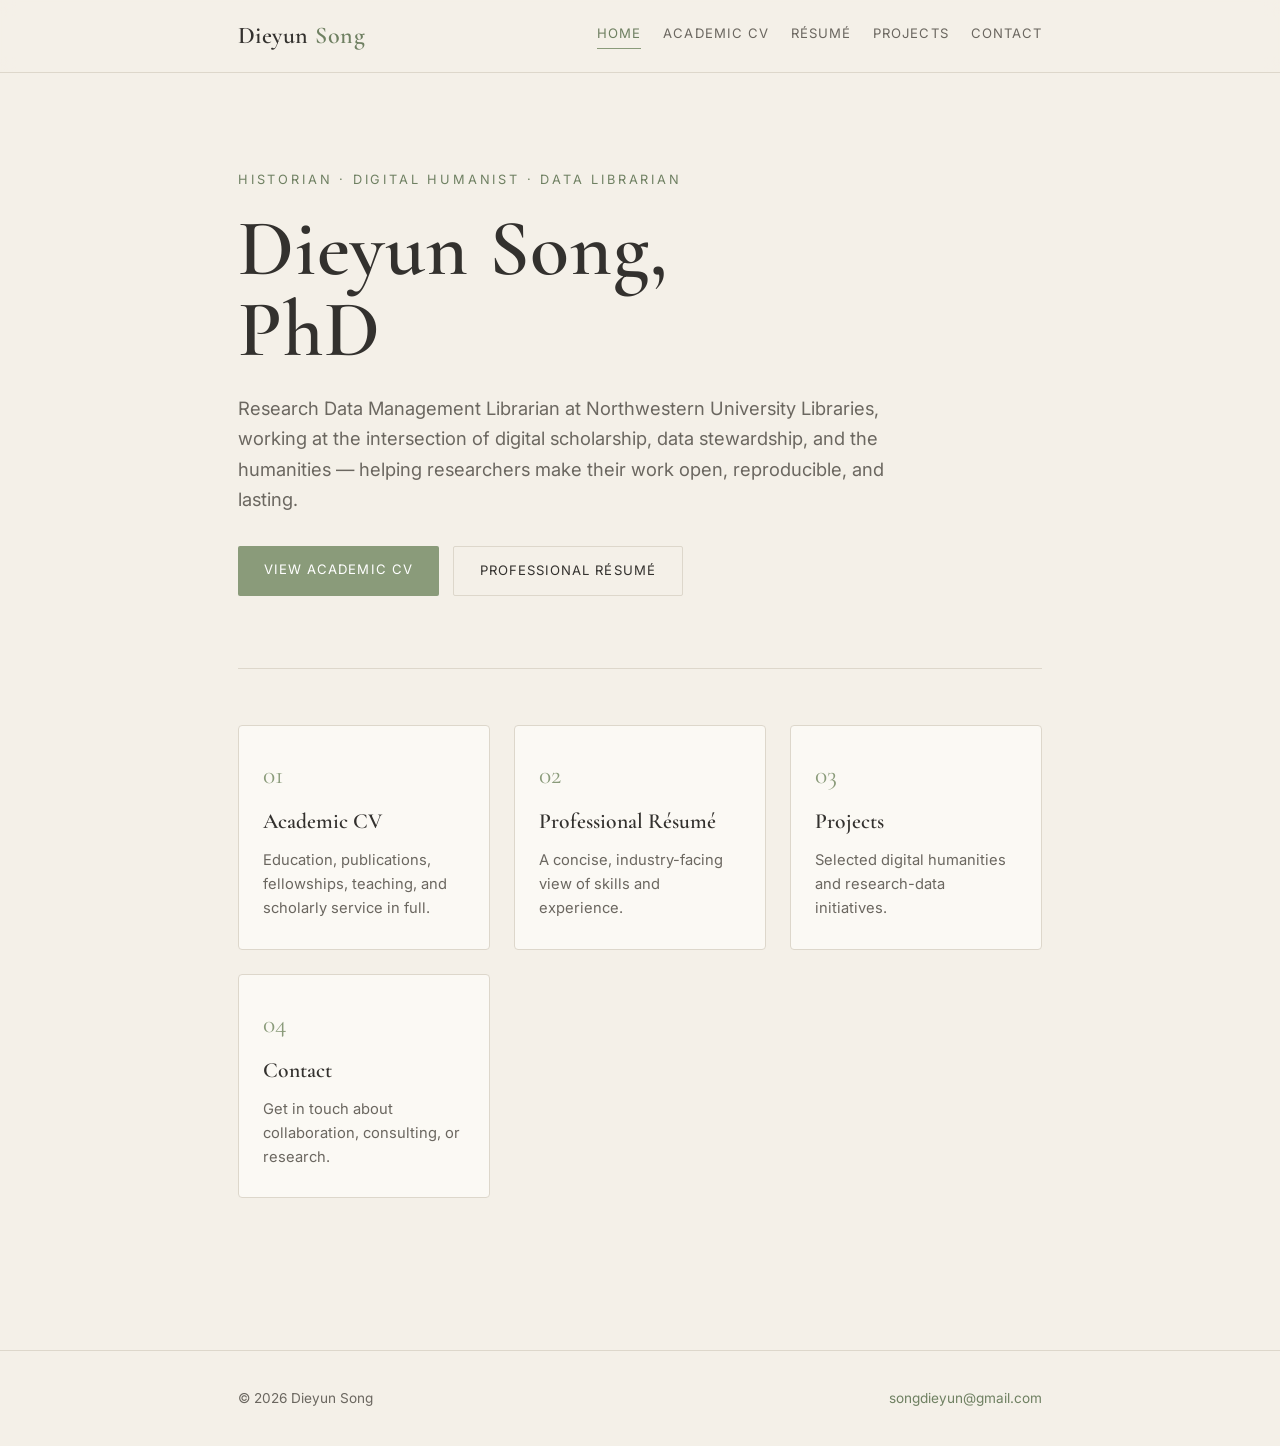
<file: index.html>
<!DOCTYPE html>
<html lang="en">
<head>
  <meta charset="UTF-8" />
  <meta name="viewport" content="width=device-width, initial-scale=1.0" />
  <title>Dieyun Song, PhD — Digital Portfolio</title>
  <meta name="description" content="Digital portfolio of Dieyun Song, PhD — Research Data Management Librarian, digital humanist, and historian." />
  <link rel="preconnect" href="https://fonts.googleapis.com" />
  <link rel="preconnect" href="https://fonts.gstatic.com" crossorigin />
  <link href="https://fonts.googleapis.com/css2?family=Cormorant+Garamond:wght@500;600&family=Inter:wght@400;500;600&display=swap" rel="stylesheet" />
  <link rel="stylesheet" href="css/style.css" />
</head>
<body>
  <header class="nav">
    <div class="nav-inner">
      <a class="brand" href="index.html">Dieyun <span>Song</span></a>
      <nav class="nav-links">
        <a href="index.html" class="active">Home</a>
        <a href="cv.html">Academic CV</a>
        <a href="resume.html">Résumé</a>
        <a href="projects.html">Projects</a>
        <a href="contact.html">Contact</a>
      </nav>
    </div>
  </header>

  <main>
    <div class="wrap">
      <section class="hero">
        <p class="eyebrow">Historian · Digital Humanist · Data Librarian</p>
        <h1>Dieyun Song,<br />PhD</h1>
        <p class="lead">Research Data Management Librarian at Northwestern University Libraries, working at the intersection of digital scholarship, data stewardship, and the humanities — helping researchers make their work open, reproducible, and lasting.</p>
        <div class="btn-row">
          <a class="btn btn-primary" href="cv.html">View Academic CV</a>
          <a class="btn btn-ghost" href="resume.html">Professional Résumé</a>
        </div>
      </section>

      <section class="cards">
        <a class="card" href="cv.html">
          <span class="num">01</span>
          <h3>Academic CV</h3>
          <p>Education, publications, fellowships, teaching, and scholarly service in full.</p>
        </a>
        <a class="card" href="resume.html">
          <span class="num">02</span>
          <h3>Professional Résumé</h3>
          <p>A concise, industry-facing view of skills and experience.</p>
        </a>
        <a class="card" href="projects.html">
          <span class="num">03</span>
          <h3>Projects</h3>
          <p>Selected digital humanities and research-data initiatives.</p>
        </a>
        <a class="card" href="contact.html">
          <span class="num">04</span>
          <h3>Contact</h3>
          <p>Get in touch about collaboration, consulting, or research.</p>
        </a>
      </section>
    </div>
  </main>

  <footer class="footer">
    <div class="footer-inner">
      <span>© 2026 Dieyun Song</span>
      <span><a href="mailto:songdieyun@gmail.com">songdieyun@gmail.com</a></span>
    </div>
  </footer>
</body>
</html>
</file>
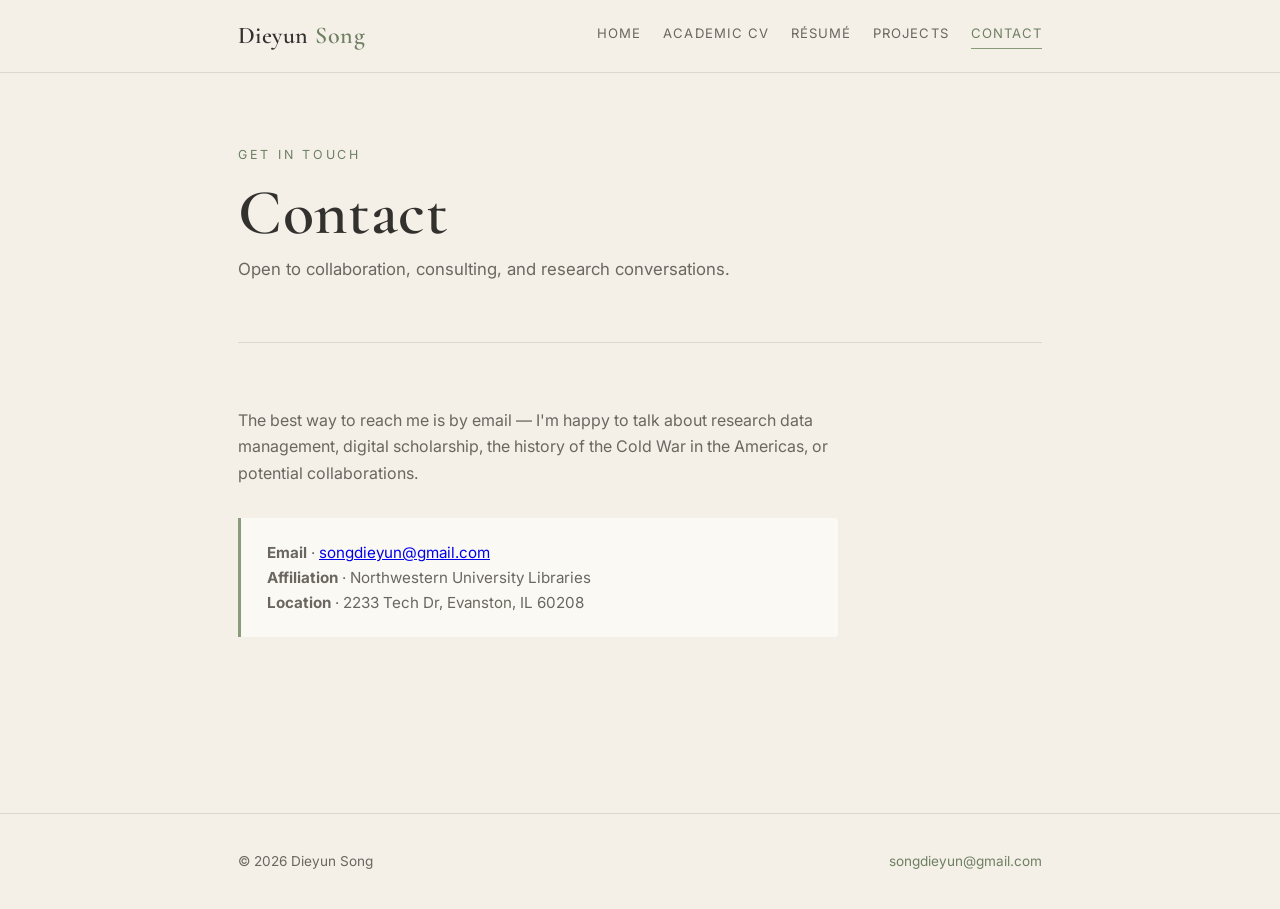
<file: contact.html>
<!DOCTYPE html>
<html lang="en">
<head>
  <meta charset="UTF-8" />
  <meta name="viewport" content="width=device-width, initial-scale=1.0" />
  <title>Contact — Dieyun Song, PhD</title>
  <meta name="description" content="Contact Dieyun Song, PhD." />
  <link rel="preconnect" href="https://fonts.googleapis.com" />
  <link rel="preconnect" href="https://fonts.gstatic.com" crossorigin />
  <link href="https://fonts.googleapis.com/css2?family=Cormorant+Garamond:wght@500;600&family=Inter:wght@400;500;600&display=swap" rel="stylesheet" />
  <link rel="stylesheet" href="css/style.css" />
</head>
<body>
  <header class="nav">
    <div class="nav-inner">
      <a class="brand" href="index.html">Dieyun <span>Song</span></a>
      <nav class="nav-links">
        <a href="index.html">Home</a>
        <a href="cv.html">Academic CV</a>
        <a href="resume.html">Résumé</a>
        <a href="projects.html">Projects</a>
        <a href="contact.html" class="active">Contact</a>
      </nav>
    </div>
  </header>

  <div class="wrap">
    <section class="page-head">
      <p class="eyebrow">Get in Touch</p>
      <h1>Contact</h1>
      <p class="role">Open to collaboration, consulting, and research conversations.</p>
    </section>

    <main>
      <div class="prose">
        <p>The best way to reach me is by email — I'm happy to talk about research data management, digital scholarship, the history of the Cold War in the Americas, or potential collaborations.</p>
        <div class="callout">
          <p>
            <strong>Email</strong> · <a href="mailto:songdieyun@gmail.com">songdieyun@gmail.com</a><br />
            <strong>Affiliation</strong> · Northwestern University Libraries<br />
            <strong>Location</strong> · 2233 Tech Dr, Evanston, IL 60208
          </p>
        </div>
      </div>
    </main>
  </div>

  <footer class="footer">
    <div class="footer-inner">
      <span>© 2026 Dieyun Song</span>
      <span><a href="mailto:songdieyun@gmail.com">songdieyun@gmail.com</a></span>
    </div>
  </footer>
</body>
</html>
</file>
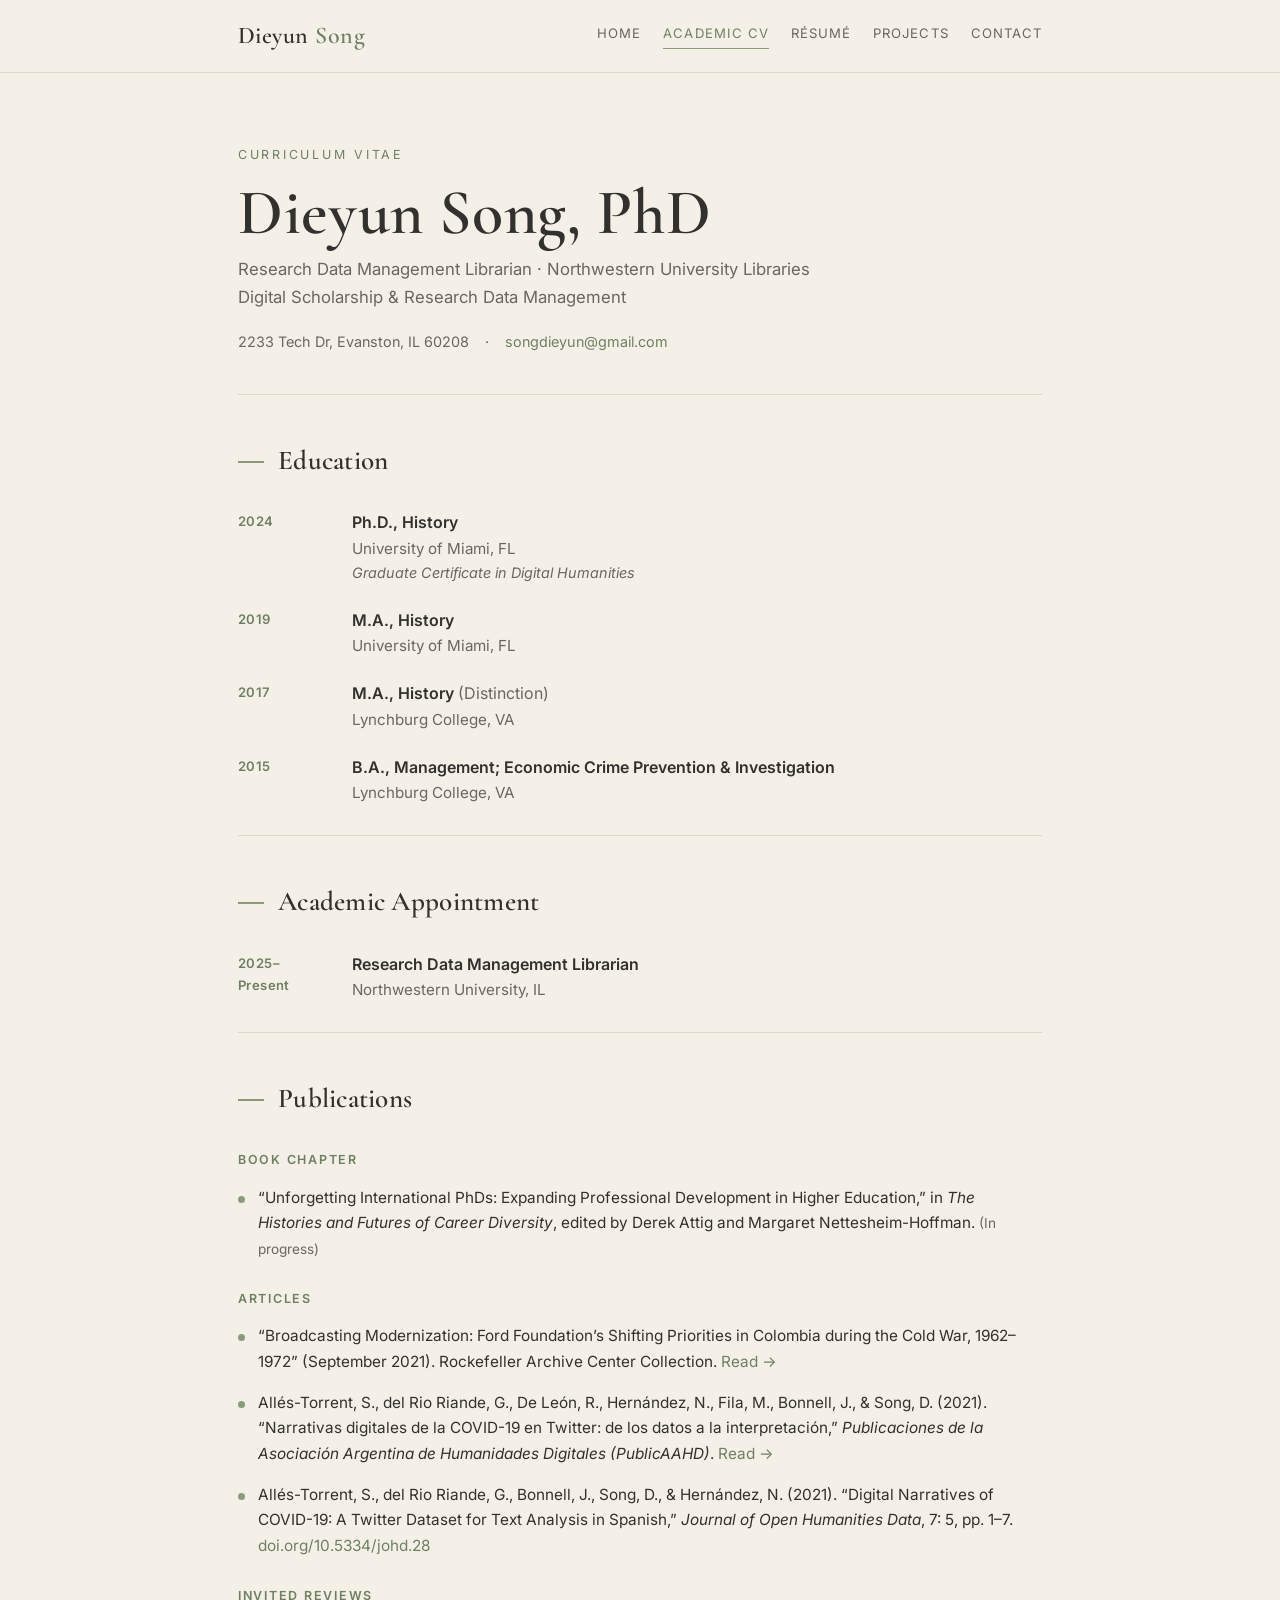
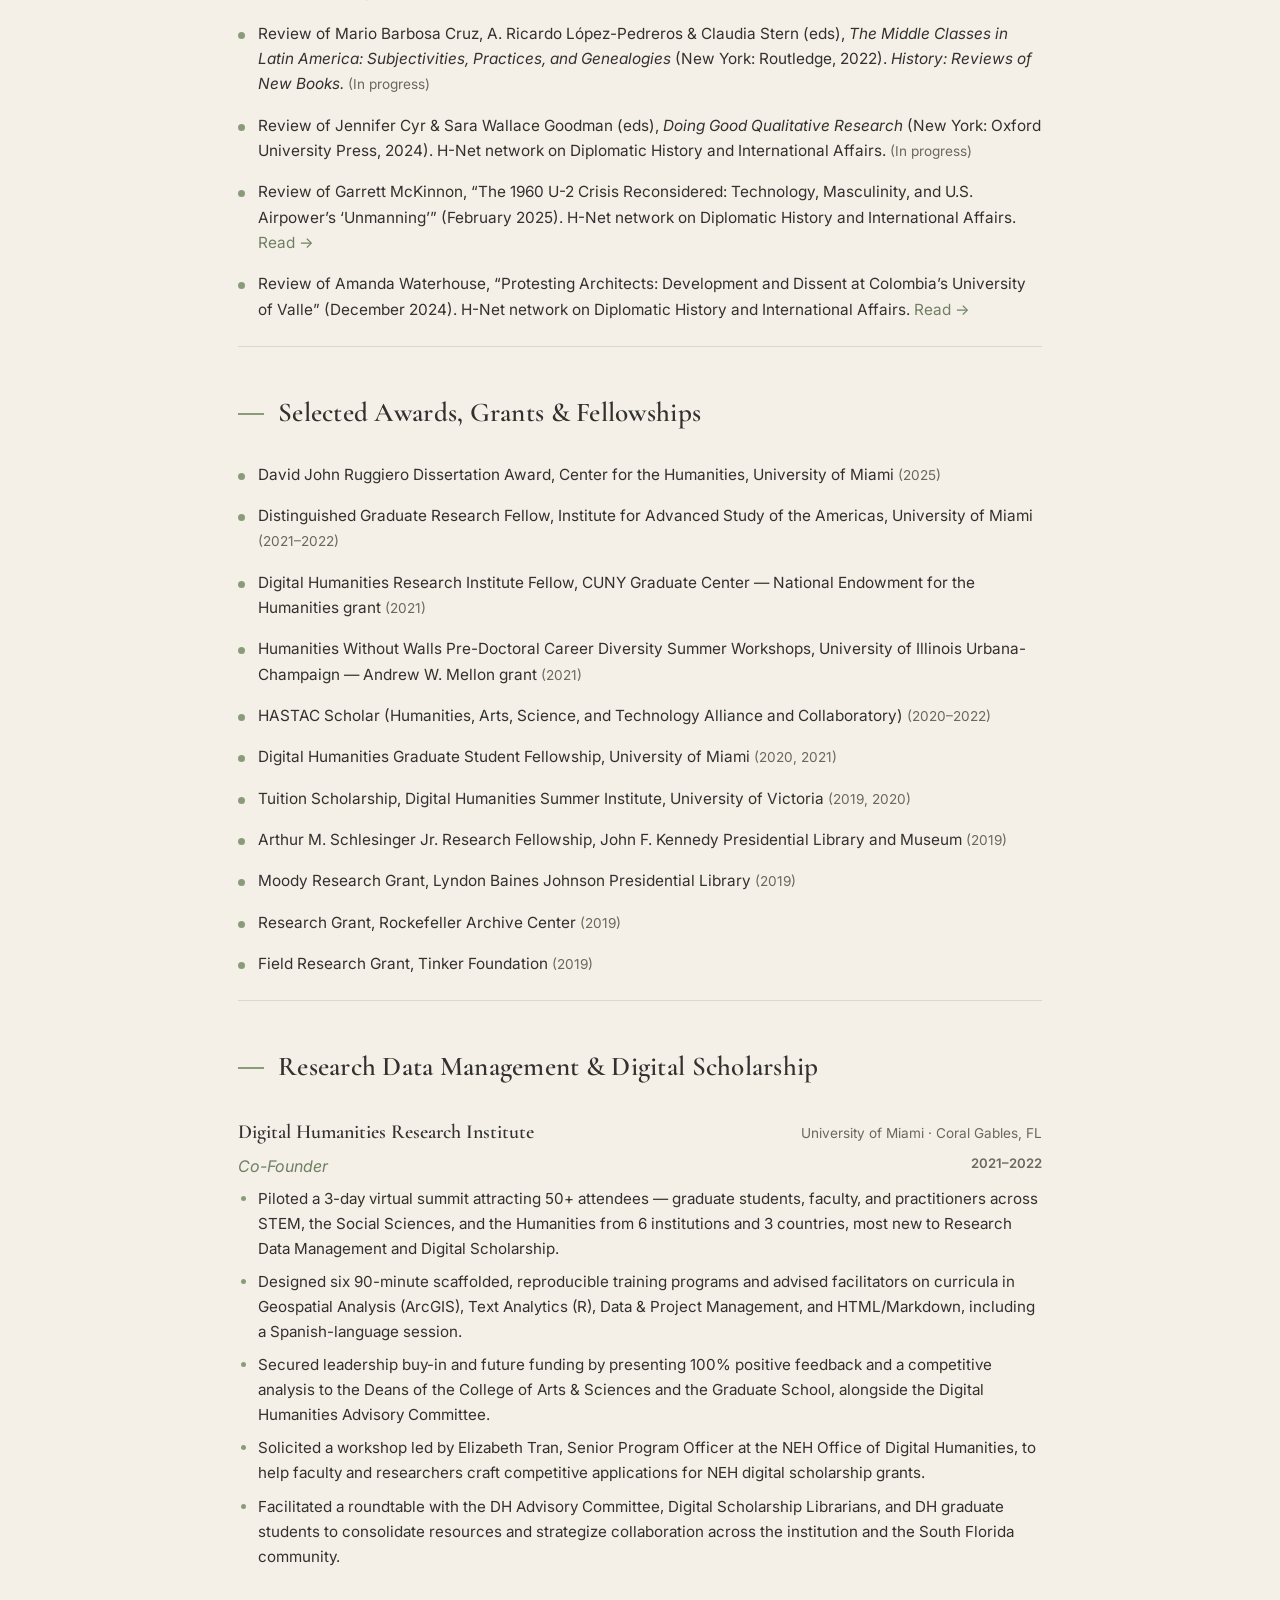
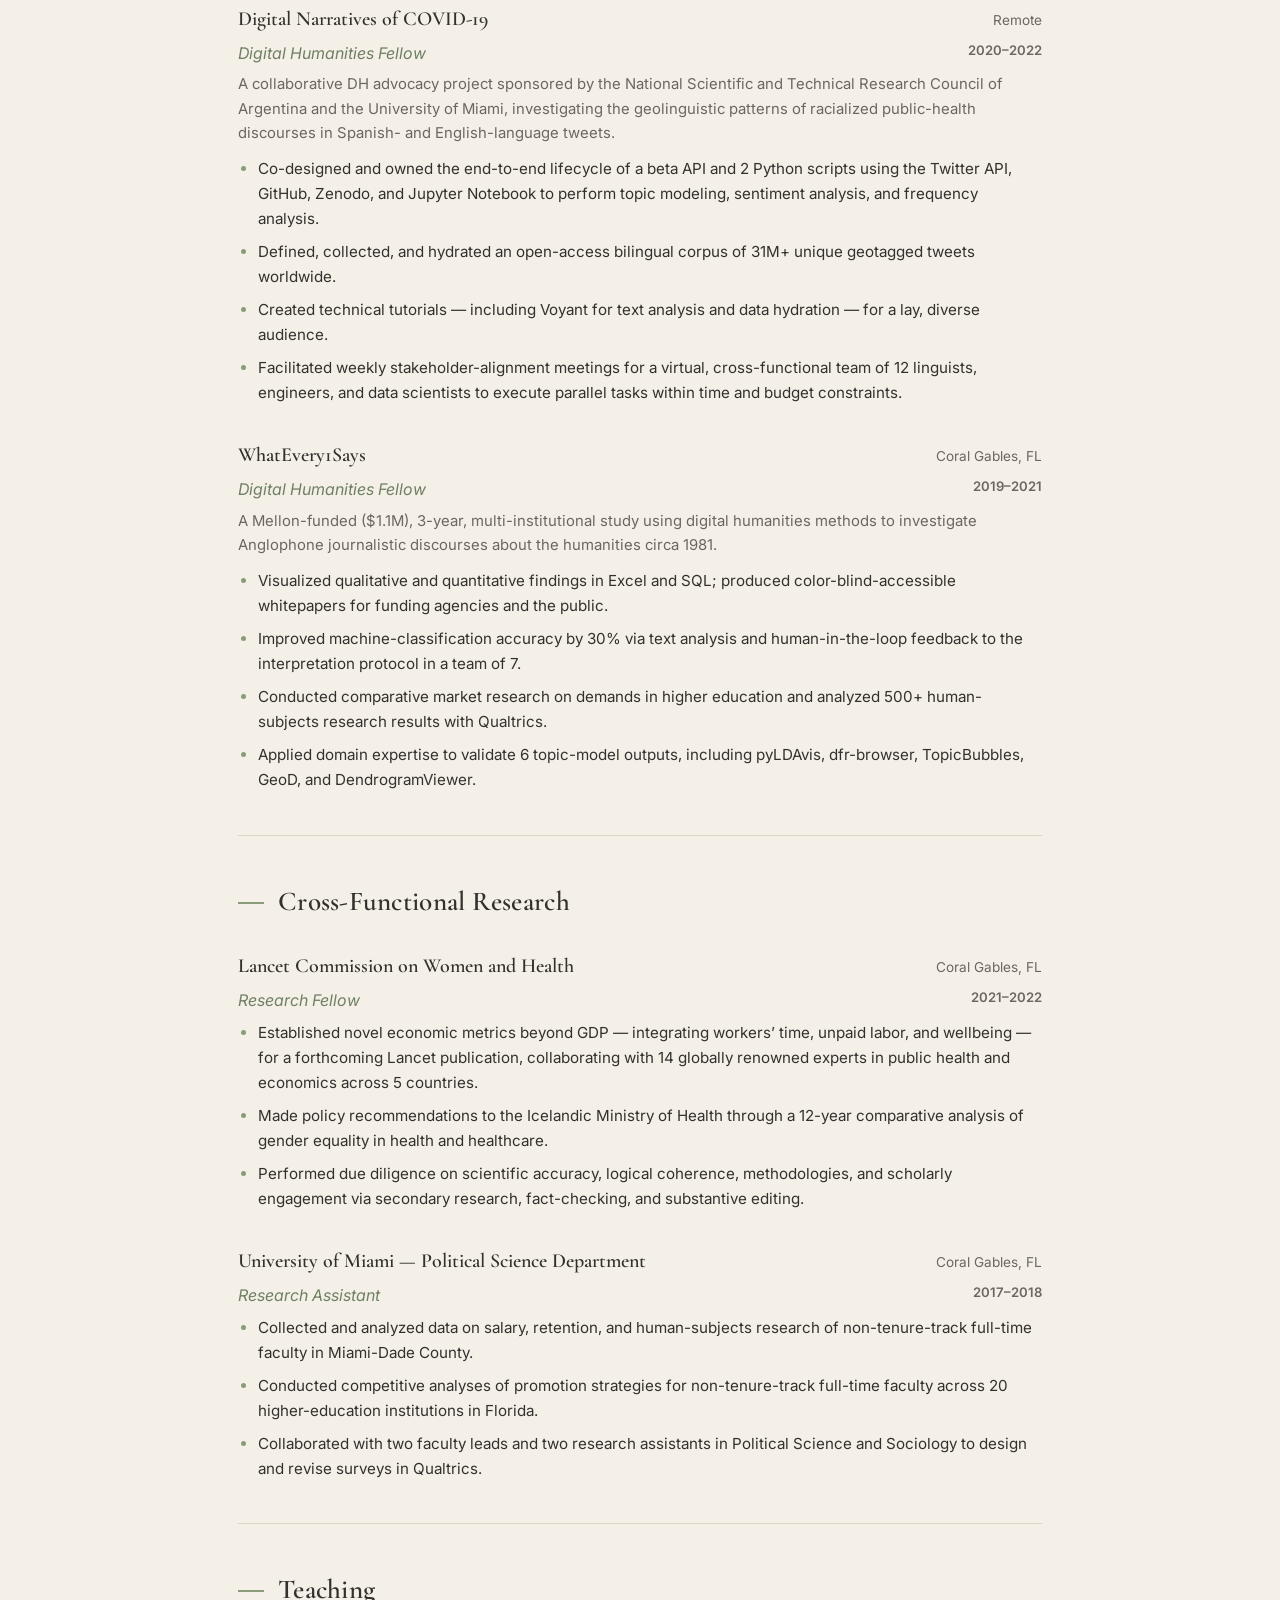
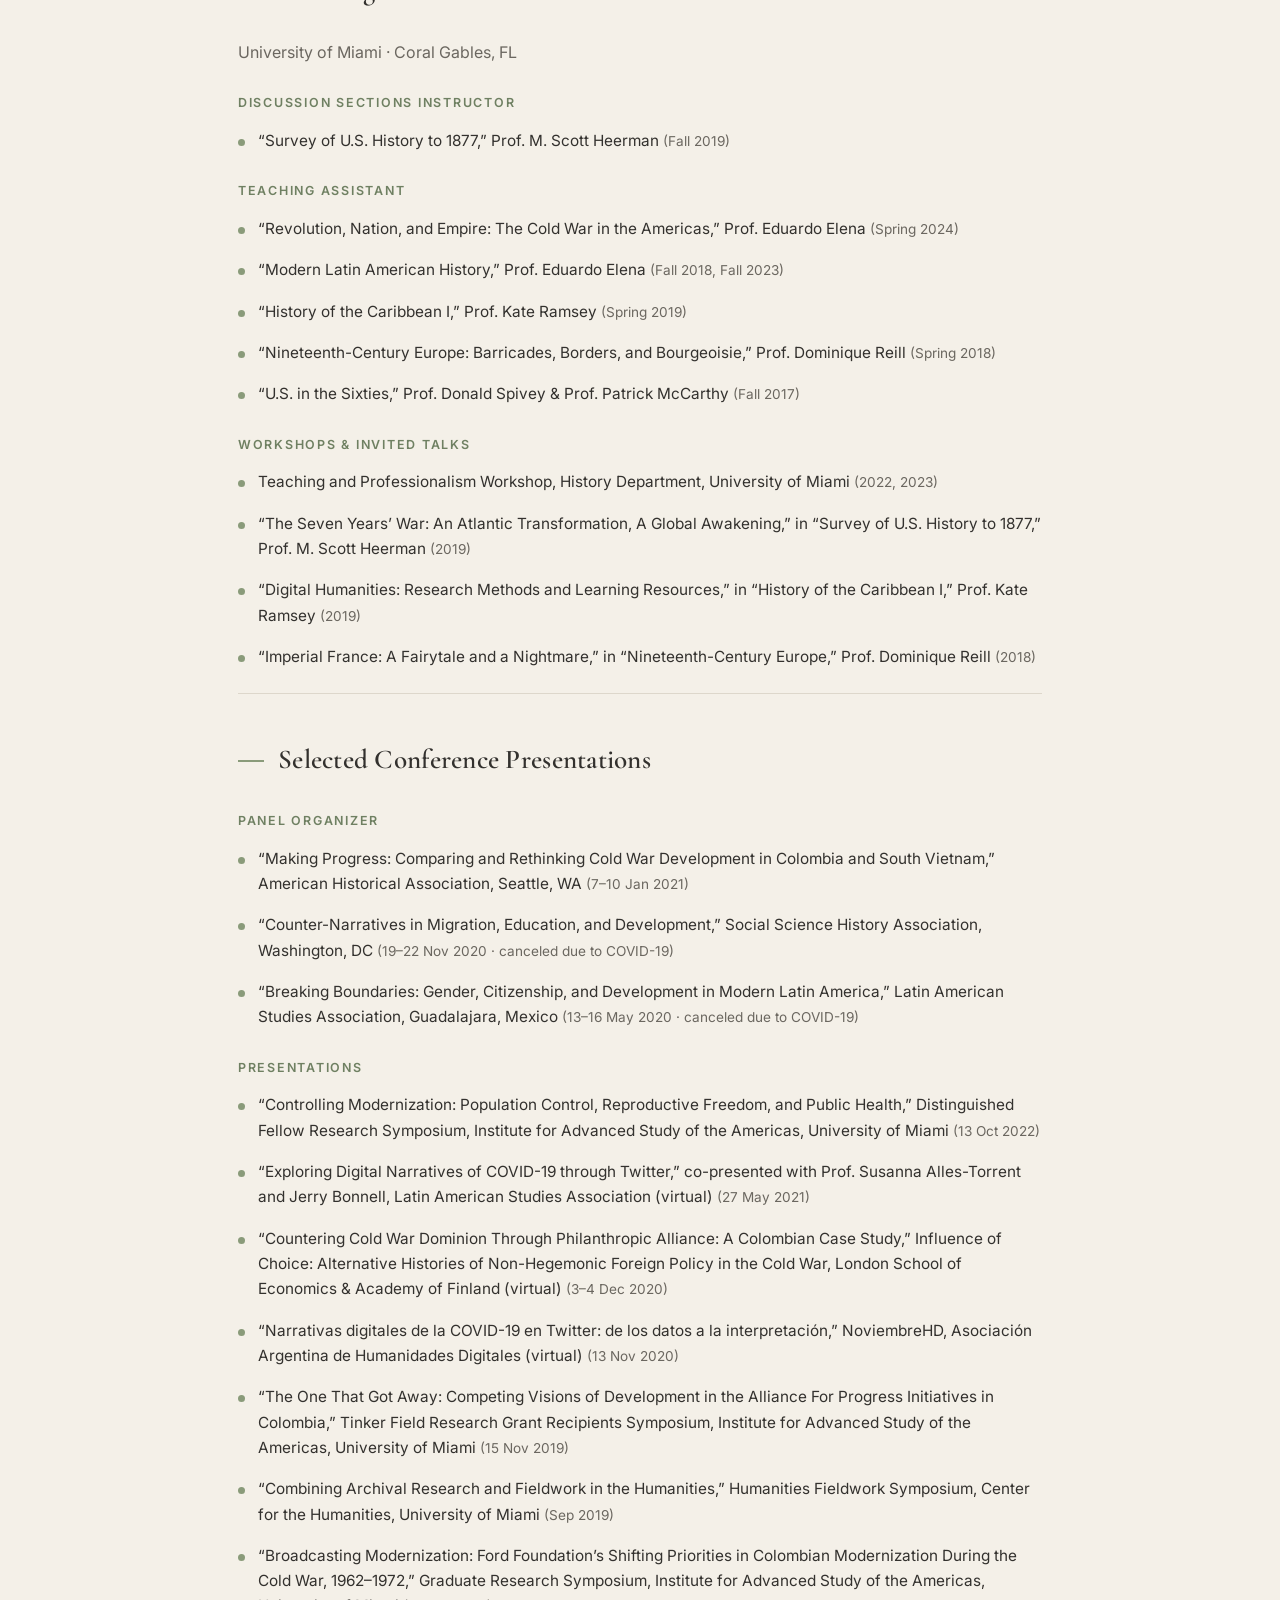
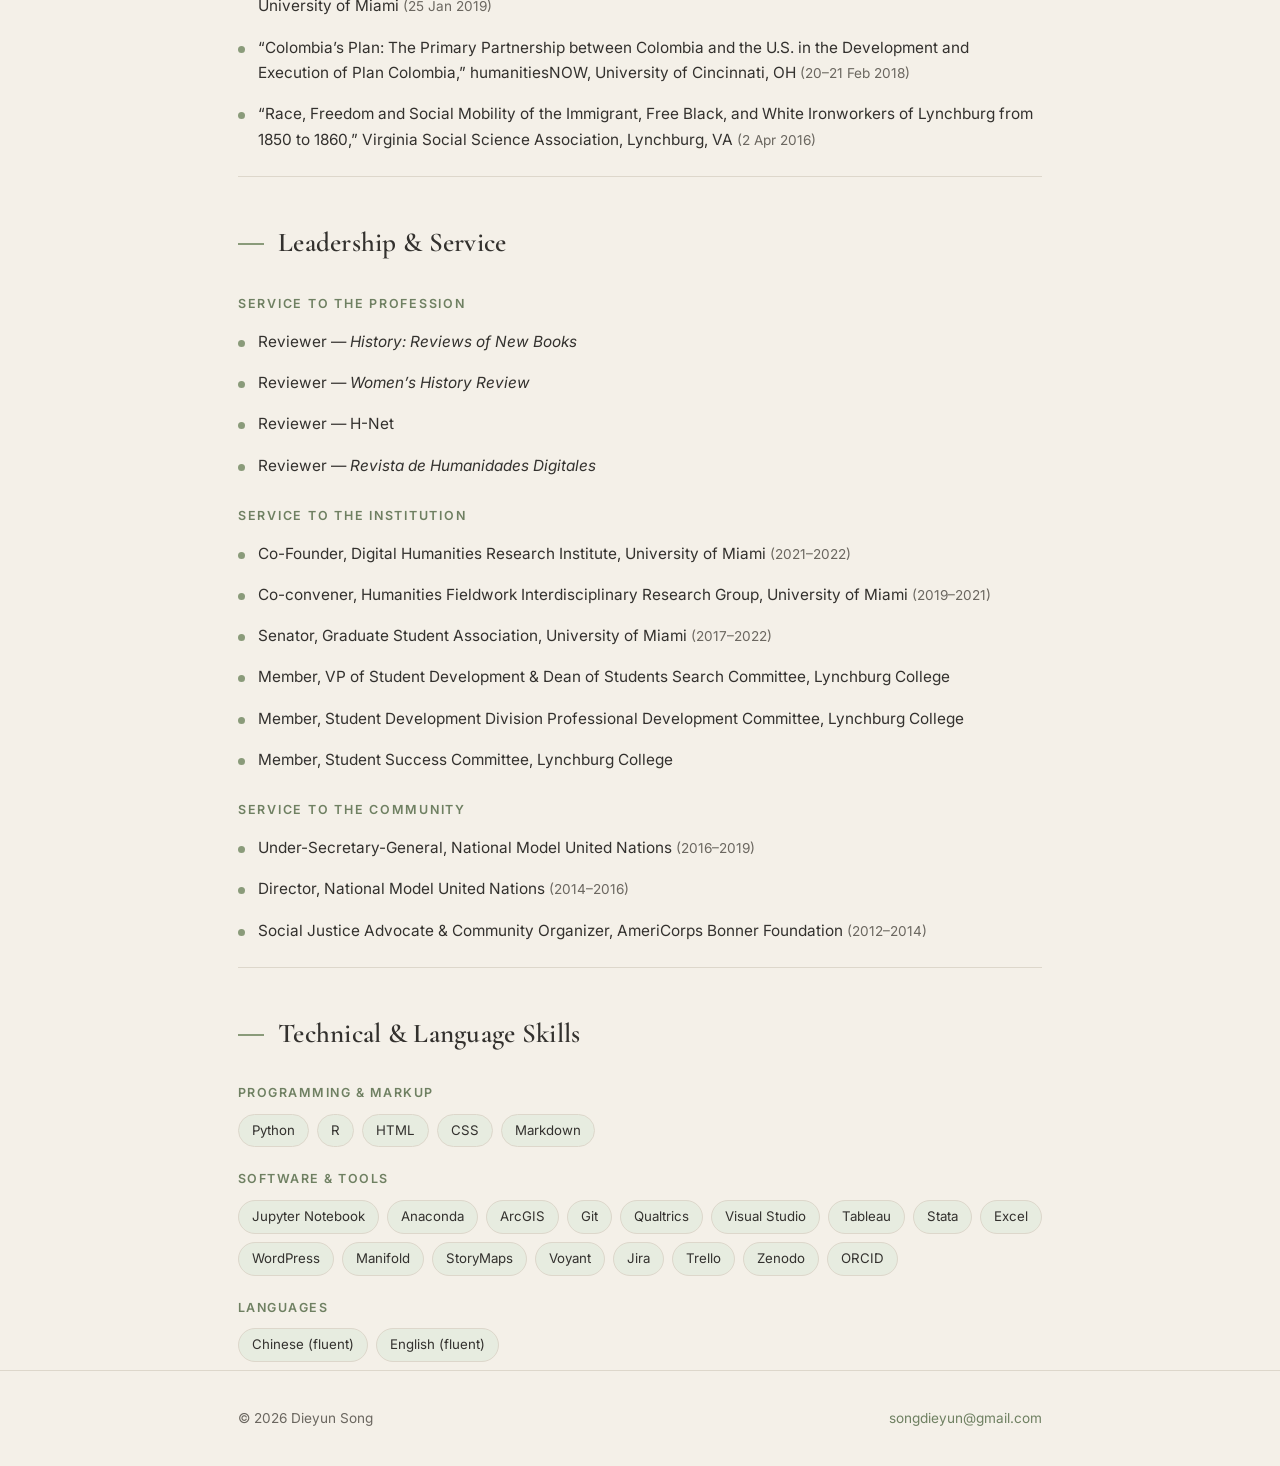
<file: cv.html>
<!DOCTYPE html>
<html lang="en">
<head>
  <meta charset="UTF-8" />
  <meta name="viewport" content="width=device-width, initial-scale=1.0" />
  <title>Academic CV — Dieyun Song, PhD</title>
  <meta name="description" content="Academic curriculum vitae of Dieyun Song, PhD — Research Data Management Librarian, Northwestern University." />
  <link rel="preconnect" href="https://fonts.googleapis.com" />
  <link rel="preconnect" href="https://fonts.gstatic.com" crossorigin />
  <link href="https://fonts.googleapis.com/css2?family=Cormorant+Garamond:wght@500;600&family=Inter:wght@400;500;600&display=swap" rel="stylesheet" />
  <link rel="stylesheet" href="css/style.css" />
</head>
<body>
  <header class="nav">
    <div class="nav-inner">
      <a class="brand" href="index.html">Dieyun <span>Song</span></a>
      <nav class="nav-links">
        <a href="index.html">Home</a>
        <a href="cv.html" class="active">Academic CV</a>
        <a href="resume.html">Résumé</a>
        <a href="projects.html">Projects</a>
        <a href="contact.html">Contact</a>
      </nav>
    </div>
  </header>

  <div class="wrap">
    <section class="page-head">
      <p class="eyebrow">Curriculum Vitae</p>
      <h1>Dieyun Song, PhD</h1>
      <p class="role">Research Data Management Librarian · Northwestern University Libraries<br />Digital Scholarship &amp; Research Data Management</p>
      <div class="contact-line">
        <span>2233 Tech Dr, Evanston, IL 60208</span>
        <span>·</span>
        <a href="mailto:songdieyun@gmail.com">songdieyun@gmail.com</a>
      </div>
    </section>
  </div>

  <main class="wrap">

    <!-- EDUCATION -->
    <section class="section" id="education">
      <h2>Education</h2>
      <div class="entry">
        <div class="when">2024</div>
        <div class="what">
          <div class="title">Ph.D., History</div>
          <div class="meta">University of Miami, FL</div>
          <div class="sub">Graduate Certificate in Digital Humanities</div>
        </div>
      </div>
      <div class="entry">
        <div class="when">2019</div>
        <div class="what">
          <div class="title">M.A., History</div>
          <div class="meta">University of Miami, FL</div>
        </div>
      </div>
      <div class="entry">
        <div class="when">2017</div>
        <div class="what">
          <div class="title">M.A., History <span style="font-weight:400;color:var(--ink-soft)">(Distinction)</span></div>
          <div class="meta">Lynchburg College, VA</div>
        </div>
      </div>
      <div class="entry">
        <div class="when">2015</div>
        <div class="what">
          <div class="title">B.A., Management; Economic Crime Prevention &amp; Investigation</div>
          <div class="meta">Lynchburg College, VA</div>
        </div>
      </div>
    </section>

    <!-- APPOINTMENT -->
    <section class="section" id="appointment">
      <h2>Academic Appointment</h2>
      <div class="entry">
        <div class="when">2025–Present</div>
        <div class="what">
          <div class="title">Research Data Management Librarian</div>
          <div class="meta">Northwestern University, IL</div>
        </div>
      </div>
    </section>

    <!-- PUBLICATIONS -->
    <section class="section" id="publications">
      <h2>Publications</h2>

      <h3>Book Chapter</h3>
      <ul class="reflist">
        <li>“Unforgetting International PhDs: Expanding Professional Development in Higher Education,” in <em>The Histories and Futures of Career Diversity</em>, edited by Derek Attig and Margaret Nettesheim-Hoffman. <span class="note">(In progress)</span></li>
      </ul>

      <h3>Articles</h3>
      <ul class="reflist">
        <li>“Broadcasting Modernization: Ford Foundation’s Shifting Priorities in Colombia during the Cold War, 1962–1972” (September 2021). Rockefeller Archive Center Collection. <a href="https://rockarch.issuelab.org/resource/broadcasting-modernization-ford-foundation-s-shifting-priorities-in-colombia-during-the-cold-war-1962-1972.html" target="_blank" rel="noopener">Read →</a></li>
        <li>Allés-Torrent, S., del Rio Riande, G., De León, R., Hernández, N., Fila, M., Bonnell, J., &amp; Song, D. (2021). “Narrativas digitales de la COVID-19 en Twitter: de los datos a la interpretación,” <em>Publicaciones de la Asociación Argentina de Humanidades Digitales (PublicAAHD)</em>. <a href="https://www.aacademica.org/noviembrehd/5" target="_blank" rel="noopener">Read →</a></li>
        <li>Allés-Torrent, S., del Rio Riande, G., Bonnell, J., Song, D., &amp; Hernández, N. (2021). “Digital Narratives of COVID-19: A Twitter Dataset for Text Analysis in Spanish,” <em>Journal of Open Humanities Data</em>, 7: 5, pp. 1–7. <a href="https://doi.org/10.5334/johd.28" target="_blank" rel="noopener">doi.org/10.5334/johd.28</a></li>
      </ul>

      <h3>Invited Reviews</h3>
      <ul class="reflist">
        <li>Review of Mario Barbosa Cruz, A. Ricardo López-Pedreros &amp; Claudia Stern (eds), <em>The Middle Classes in Latin America: Subjectivities, Practices, and Genealogies</em> (New York: Routledge, 2022). <em>History: Reviews of New Books.</em> <span class="note">(In progress)</span></li>
        <li>Review of Jennifer Cyr &amp; Sara Wallace Goodman (eds), <em>Doing Good Qualitative Research</em> (New York: Oxford University Press, 2024). H-Net network on Diplomatic History and International Affairs. <span class="note">(In progress)</span></li>
        <li>Review of Garrett McKinnon, “The 1960 U-2 Crisis Reconsidered: Technology, Masculinity, and U.S. Airpower’s ‘Unmanning’” (February 2025). H-Net network on Diplomatic History and International Affairs. <a href="https://networks.h-net.org/group/discussions/20058746/h-diplo-article-review-1232-song-ond-mckinnon-1960-u-2-crisis" target="_blank" rel="noopener">Read →</a></li>
        <li>Review of Amanda Waterhouse, “Protesting Architects: Development and Dissent at Colombia’s University of Valle” (December 2024). H-Net network on Diplomatic History and International Affairs. <a href="https://issforum.org/reviews/PDF/AR1229.pdf" target="_blank" rel="noopener">Read →</a></li>
      </ul>
    </section>

    <!-- AWARDS -->
    <section class="section" id="awards">
      <h2>Selected Awards, Grants &amp; Fellowships</h2>
      <ul class="reflist">
        <li>David John Ruggiero Dissertation Award, Center for the Humanities, University of Miami <span class="note">(2025)</span></li>
        <li>Distinguished Graduate Research Fellow, Institute for Advanced Study of the Americas, University of Miami <span class="note">(2021–2022)</span></li>
        <li>Digital Humanities Research Institute Fellow, CUNY Graduate Center — National Endowment for the Humanities grant <span class="note">(2021)</span></li>
        <li>Humanities Without Walls Pre-Doctoral Career Diversity Summer Workshops, University of Illinois Urbana-Champaign — Andrew W. Mellon grant <span class="note">(2021)</span></li>
        <li>HASTAC Scholar (Humanities, Arts, Science, and Technology Alliance and Collaboratory) <span class="note">(2020–2022)</span></li>
        <li>Digital Humanities Graduate Student Fellowship, University of Miami <span class="note">(2020, 2021)</span></li>
        <li>Tuition Scholarship, Digital Humanities Summer Institute, University of Victoria <span class="note">(2019, 2020)</span></li>
        <li>Arthur M. Schlesinger Jr. Research Fellowship, John F. Kennedy Presidential Library and Museum <span class="note">(2019)</span></li>
        <li>Moody Research Grant, Lyndon Baines Johnson Presidential Library <span class="note">(2019)</span></li>
        <li>Research Grant, Rockefeller Archive Center <span class="note">(2019)</span></li>
        <li>Field Research Grant, Tinker Foundation <span class="note">(2019)</span></li>
      </ul>
    </section>

    <!-- RDM & DIGITAL SCHOLARSHIP EXPERIENCE -->
    <section class="section" id="rdm">
      <h2>Research Data Management &amp; Digital Scholarship</h2>

      <div class="exp">
        <div class="exp-head">
          <span class="org">Digital Humanities Research Institute</span>
          <span class="place">University of Miami · Coral Gables, FL</span>
        </div>
        <div class="exp-role">
          <span class="role">Co-Founder</span>
          <span class="when">2021–2022</span>
        </div>
        <ul>
          <li>Piloted a 3-day virtual summit attracting 50+ attendees — graduate students, faculty, and practitioners across STEM, the Social Sciences, and the Humanities from 6 institutions and 3 countries, most new to Research Data Management and Digital Scholarship.</li>
          <li>Designed six 90-minute scaffolded, reproducible training programs and advised facilitators on curricula in Geospatial Analysis (ArcGIS), Text Analytics (R), Data &amp; Project Management, and HTML/Markdown, including a Spanish-language session.</li>
          <li>Secured leadership buy-in and future funding by presenting 100% positive feedback and a competitive analysis to the Deans of the College of Arts &amp; Sciences and the Graduate School, alongside the Digital Humanities Advisory Committee.</li>
          <li>Solicited a workshop led by Elizabeth Tran, Senior Program Officer at the NEH Office of Digital Humanities, to help faculty and researchers craft competitive applications for NEH digital scholarship grants.</li>
          <li>Facilitated a roundtable with the DH Advisory Committee, Digital Scholarship Librarians, and DH graduate students to consolidate resources and strategize collaboration across the institution and the South Florida community.</li>
        </ul>
      </div>

      <div class="exp">
        <div class="exp-head">
          <span class="org">Digital Narratives of COVID-19</span>
          <span class="place">Remote</span>
        </div>
        <div class="exp-role">
          <span class="role">Digital Humanities Fellow</span>
          <span class="when">2020–2022</span>
        </div>
        <p class="blurb">A collaborative DH advocacy project sponsored by the National Scientific and Technical Research Council of Argentina and the University of Miami, investigating the geolinguistic patterns of racialized public-health discourses in Spanish- and English-language tweets.</p>
        <ul>
          <li>Co-designed and owned the end-to-end lifecycle of a beta API and 2 Python scripts using the Twitter API, GitHub, Zenodo, and Jupyter Notebook to perform topic modeling, sentiment analysis, and frequency analysis.</li>
          <li>Defined, collected, and hydrated an open-access bilingual corpus of 31M+ unique geotagged tweets worldwide.</li>
          <li>Created technical tutorials — including Voyant for text analysis and data hydration — for a lay, diverse audience.</li>
          <li>Facilitated weekly stakeholder-alignment meetings for a virtual, cross-functional team of 12 linguists, engineers, and data scientists to execute parallel tasks within time and budget constraints.</li>
        </ul>
      </div>

      <div class="exp">
        <div class="exp-head">
          <span class="org">WhatEvery1Says</span>
          <span class="place">Coral Gables, FL</span>
        </div>
        <div class="exp-role">
          <span class="role">Digital Humanities Fellow</span>
          <span class="when">2019–2021</span>
        </div>
        <p class="blurb">A Mellon-funded ($1.1M), 3-year, multi-institutional study using digital humanities methods to investigate Anglophone journalistic discourses about the humanities circa 1981.</p>
        <ul>
          <li>Visualized qualitative and quantitative findings in Excel and SQL; produced color-blind-accessible whitepapers for funding agencies and the public.</li>
          <li>Improved machine-classification accuracy by 30% via text analysis and human-in-the-loop feedback to the interpretation protocol in a team of 7.</li>
          <li>Conducted comparative market research on demands in higher education and analyzed 500+ human-subjects research results with Qualtrics.</li>
          <li>Applied domain expertise to validate 6 topic-model outputs, including pyLDAvis, dfr-browser, TopicBubbles, GeoD, and DendrogramViewer.</li>
        </ul>
      </div>
    </section>

    <!-- CROSS-FUNCTIONAL RESEARCH -->
    <section class="section" id="research">
      <h2>Cross-Functional Research</h2>

      <div class="exp">
        <div class="exp-head">
          <span class="org">Lancet Commission on Women and Health</span>
          <span class="place">Coral Gables, FL</span>
        </div>
        <div class="exp-role">
          <span class="role">Research Fellow</span>
          <span class="when">2021–2022</span>
        </div>
        <ul>
          <li>Established novel economic metrics beyond GDP — integrating workers’ time, unpaid labor, and wellbeing — for a forthcoming Lancet publication, collaborating with 14 globally renowned experts in public health and economics across 5 countries.</li>
          <li>Made policy recommendations to the Icelandic Ministry of Health through a 12-year comparative analysis of gender equality in health and healthcare.</li>
          <li>Performed due diligence on scientific accuracy, logical coherence, methodologies, and scholarly engagement via secondary research, fact-checking, and substantive editing.</li>
        </ul>
      </div>

      <div class="exp">
        <div class="exp-head">
          <span class="org">University of Miami — Political Science Department</span>
          <span class="place">Coral Gables, FL</span>
        </div>
        <div class="exp-role">
          <span class="role">Research Assistant</span>
          <span class="when">2017–2018</span>
        </div>
        <ul>
          <li>Collected and analyzed data on salary, retention, and human-subjects research of non-tenure-track full-time faculty in Miami-Dade County.</li>
          <li>Conducted competitive analyses of promotion strategies for non-tenure-track full-time faculty across 20 higher-education institutions in Florida.</li>
          <li>Collaborated with two faculty leads and two research assistants in Political Science and Sociology to design and revise surveys in Qualtrics.</li>
        </ul>
      </div>
    </section>

    <!-- TEACHING -->
    <section class="section" id="teaching">
      <h2>Teaching</h2>
      <p class="blurb" style="color:var(--ink-soft)">University of Miami · Coral Gables, FL</p>

      <h3>Discussion Sections Instructor</h3>
      <ul class="reflist">
        <li>“Survey of U.S. History to 1877,” Prof. M. Scott Heerman <span class="note">(Fall 2019)</span></li>
      </ul>

      <h3>Teaching Assistant</h3>
      <ul class="reflist">
        <li>“Revolution, Nation, and Empire: The Cold War in the Americas,” Prof. Eduardo Elena <span class="note">(Spring 2024)</span></li>
        <li>“Modern Latin American History,” Prof. Eduardo Elena <span class="note">(Fall 2018, Fall 2023)</span></li>
        <li>“History of the Caribbean I,” Prof. Kate Ramsey <span class="note">(Spring 2019)</span></li>
        <li>“Nineteenth-Century Europe: Barricades, Borders, and Bourgeoisie,” Prof. Dominique Reill <span class="note">(Spring 2018)</span></li>
        <li>“U.S. in the Sixties,” Prof. Donald Spivey &amp; Prof. Patrick McCarthy <span class="note">(Fall 2017)</span></li>
      </ul>

      <h3>Workshops &amp; Invited Talks</h3>
      <ul class="reflist">
        <li>Teaching and Professionalism Workshop, History Department, University of Miami <span class="note">(2022, 2023)</span></li>
        <li>“The Seven Years’ War: An Atlantic Transformation, A Global Awakening,” in “Survey of U.S. History to 1877,” Prof. M. Scott Heerman <span class="note">(2019)</span></li>
        <li>“Digital Humanities: Research Methods and Learning Resources,” in “History of the Caribbean I,” Prof. Kate Ramsey <span class="note">(2019)</span></li>
        <li>“Imperial France: A Fairytale and a Nightmare,” in “Nineteenth-Century Europe,” Prof. Dominique Reill <span class="note">(2018)</span></li>
      </ul>
    </section>

    <!-- CONFERENCE PRESENTATIONS -->
    <section class="section" id="conferences">
      <h2>Selected Conference Presentations</h2>

      <h3>Panel Organizer</h3>
      <ul class="reflist">
        <li>“Making Progress: Comparing and Rethinking Cold War Development in Colombia and South Vietnam,” American Historical Association, Seattle, WA <span class="note">(7–10 Jan 2021)</span></li>
        <li>“Counter-Narratives in Migration, Education, and Development,” Social Science History Association, Washington, DC <span class="note">(19–22 Nov 2020 · canceled due to COVID-19)</span></li>
        <li>“Breaking Boundaries: Gender, Citizenship, and Development in Modern Latin America,” Latin American Studies Association, Guadalajara, Mexico <span class="note">(13–16 May 2020 · canceled due to COVID-19)</span></li>
      </ul>

      <h3>Presentations</h3>
      <ul class="reflist">
        <li>“Controlling Modernization: Population Control, Reproductive Freedom, and Public Health,” Distinguished Fellow Research Symposium, Institute for Advanced Study of the Americas, University of Miami <span class="note">(13 Oct 2022)</span></li>
        <li>“Exploring Digital Narratives of COVID-19 through Twitter,” co-presented with Prof. Susanna Alles-Torrent and Jerry Bonnell, Latin American Studies Association (virtual) <span class="note">(27 May 2021)</span></li>
        <li>“Countering Cold War Dominion Through Philanthropic Alliance: A Colombian Case Study,” Influence of Choice: Alternative Histories of Non-Hegemonic Foreign Policy in the Cold War, London School of Economics &amp; Academy of Finland (virtual) <span class="note">(3–4 Dec 2020)</span></li>
        <li>“Narrativas digitales de la COVID-19 en Twitter: de los datos a la interpretación,” NoviembreHD, Asociación Argentina de Humanidades Digitales (virtual) <span class="note">(13 Nov 2020)</span></li>
        <li>“The One That Got Away: Competing Visions of Development in the Alliance For Progress Initiatives in Colombia,” Tinker Field Research Grant Recipients Symposium, Institute for Advanced Study of the Americas, University of Miami <span class="note">(15 Nov 2019)</span></li>
        <li>“Combining Archival Research and Fieldwork in the Humanities,” Humanities Fieldwork Symposium, Center for the Humanities, University of Miami <span class="note">(Sep 2019)</span></li>
        <li>“Broadcasting Modernization: Ford Foundation’s Shifting Priorities in Colombian Modernization During the Cold War, 1962–1972,” Graduate Research Symposium, Institute for Advanced Study of the Americas, University of Miami <span class="note">(25 Jan 2019)</span></li>
        <li>“Colombia’s Plan: The Primary Partnership between Colombia and the U.S. in the Development and Execution of Plan Colombia,” humanitiesNOW, University of Cincinnati, OH <span class="note">(20–21 Feb 2018)</span></li>
        <li>“Race, Freedom and Social Mobility of the Immigrant, Free Black, and White Ironworkers of Lynchburg from 1850 to 1860,” Virginia Social Science Association, Lynchburg, VA <span class="note">(2 Apr 2016)</span></li>
      </ul>
    </section>

    <!-- LEADERSHIP & SERVICE -->
    <section class="section" id="service">
      <h2>Leadership &amp; Service</h2>

      <h3>Service to the Profession</h3>
      <ul class="reflist">
        <li>Reviewer — <em>History: Reviews of New Books</em></li>
        <li>Reviewer — <em>Women’s History Review</em></li>
        <li>Reviewer — H-Net</li>
        <li>Reviewer — <em>Revista de Humanidades Digitales</em></li>
      </ul>

      <h3>Service to the Institution</h3>
      <ul class="reflist">
        <li>Co-Founder, Digital Humanities Research Institute, University of Miami <span class="note">(2021–2022)</span></li>
        <li>Co-convener, Humanities Fieldwork Interdisciplinary Research Group, University of Miami <span class="note">(2019–2021)</span></li>
        <li>Senator, Graduate Student Association, University of Miami <span class="note">(2017–2022)</span></li>
        <li>Member, VP of Student Development &amp; Dean of Students Search Committee, Lynchburg College</li>
        <li>Member, Student Development Division Professional Development Committee, Lynchburg College</li>
        <li>Member, Student Success Committee, Lynchburg College</li>
      </ul>

      <h3>Service to the Community</h3>
      <ul class="reflist">
        <li>Under-Secretary-General, National Model United Nations <span class="note">(2016–2019)</span></li>
        <li>Director, National Model United Nations <span class="note">(2014–2016)</span></li>
        <li>Social Justice Advocate &amp; Community Organizer, AmeriCorps Bonner Foundation <span class="note">(2012–2014)</span></li>
      </ul>
    </section>

    <!-- SKILLS -->
    <section class="section" id="skills">
      <h2>Technical &amp; Language Skills</h2>
      <div class="skills-grid">
        <div class="skill-row">
          <div class="label">Programming &amp; Markup</div>
          <div class="tags">
            <span class="tag">Python</span>
            <span class="tag">R</span>
            <span class="tag">HTML</span>
            <span class="tag">CSS</span>
            <span class="tag">Markdown</span>
          </div>
        </div>
        <div class="skill-row">
          <div class="label">Software &amp; Tools</div>
          <div class="tags">
            <span class="tag">Jupyter Notebook</span>
            <span class="tag">Anaconda</span>
            <span class="tag">ArcGIS</span>
            <span class="tag">Git</span>
            <span class="tag">Qualtrics</span>
            <span class="tag">Visual Studio</span>
            <span class="tag">Tableau</span>
            <span class="tag">Stata</span>
            <span class="tag">Excel</span>
            <span class="tag">WordPress</span>
            <span class="tag">Manifold</span>
            <span class="tag">StoryMaps</span>
            <span class="tag">Voyant</span>
            <span class="tag">Jira</span>
            <span class="tag">Trello</span>
            <span class="tag">Zenodo</span>
            <span class="tag">ORCID</span>
          </div>
        </div>
        <div class="skill-row">
          <div class="label">Languages</div>
          <div class="tags">
            <span class="tag">Chinese (fluent)</span>
            <span class="tag">English (fluent)</span>
          </div>
        </div>
      </div>
    </section>

  </main>

  <footer class="footer">
    <div class="footer-inner">
      <span>© 2026 Dieyun Song</span>
      <span><a href="mailto:songdieyun@gmail.com">songdieyun@gmail.com</a></span>
    </div>
  </footer>
</body>
</html>
</file>
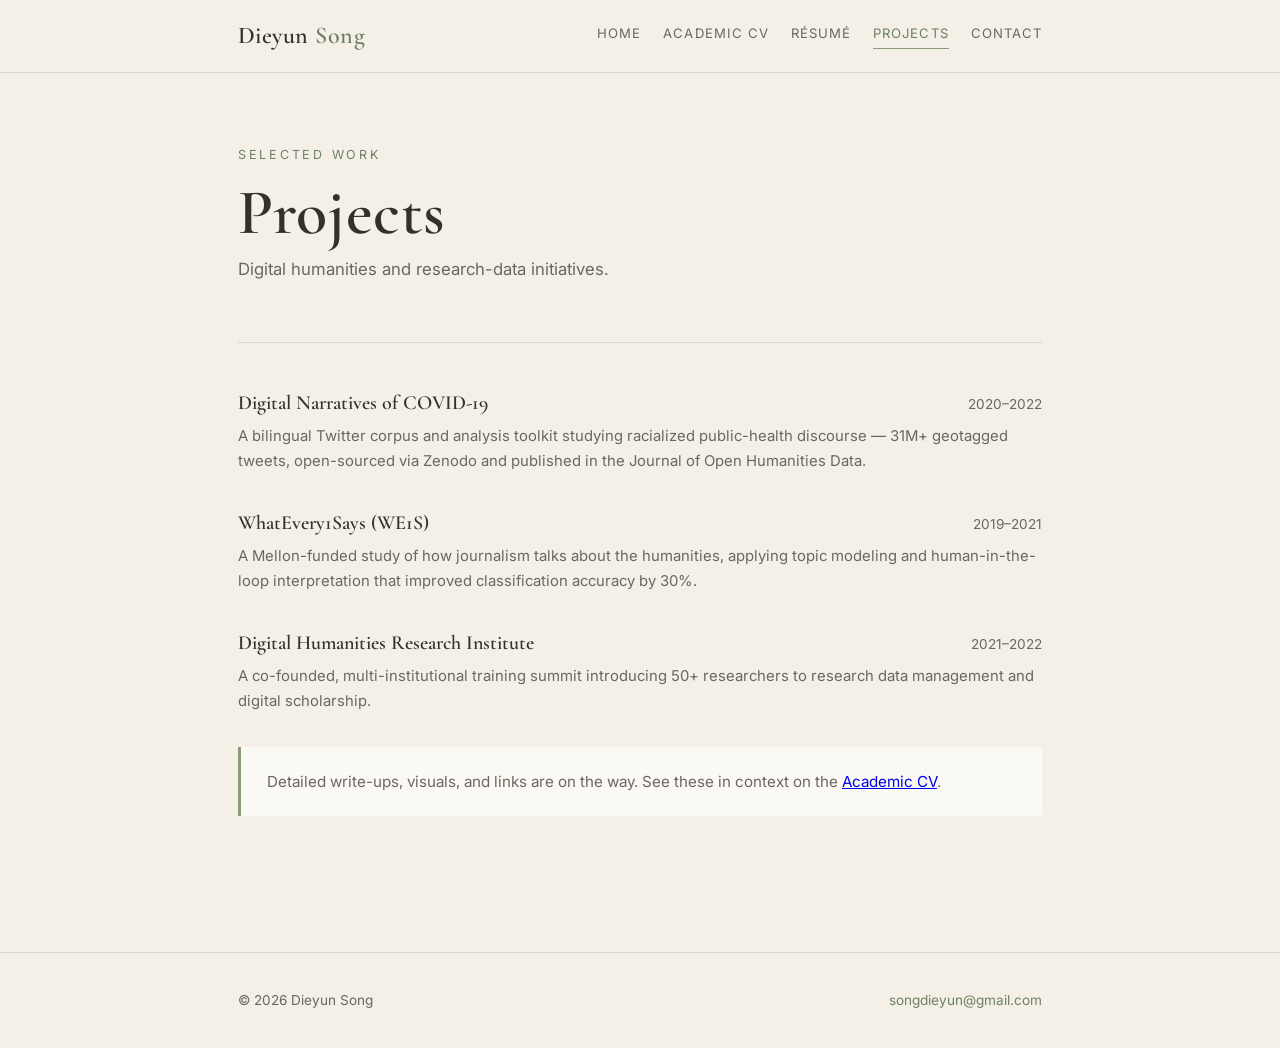
<file: projects.html>
<!DOCTYPE html>
<html lang="en">
<head>
  <meta charset="UTF-8" />
  <meta name="viewport" content="width=device-width, initial-scale=1.0" />
  <title>Projects — Dieyun Song, PhD</title>
  <meta name="description" content="Selected digital humanities and research data projects by Dieyun Song, PhD." />
  <link rel="preconnect" href="https://fonts.googleapis.com" />
  <link rel="preconnect" href="https://fonts.gstatic.com" crossorigin />
  <link href="https://fonts.googleapis.com/css2?family=Cormorant+Garamond:wght@500;600&family=Inter:wght@400;500;600&display=swap" rel="stylesheet" />
  <link rel="stylesheet" href="css/style.css" />
</head>
<body>
  <header class="nav">
    <div class="nav-inner">
      <a class="brand" href="index.html">Dieyun <span>Song</span></a>
      <nav class="nav-links">
        <a href="index.html">Home</a>
        <a href="cv.html">Academic CV</a>
        <a href="resume.html">Résumé</a>
        <a href="projects.html" class="active">Projects</a>
        <a href="contact.html">Contact</a>
      </nav>
    </div>
  </header>

  <div class="wrap">
    <section class="page-head">
      <p class="eyebrow">Selected Work</p>
      <h1>Projects</h1>
      <p class="role">Digital humanities and research-data initiatives.</p>
    </section>

    <main>
      <section class="section" style="border-bottom:none;">
        <div class="exp">
          <div class="exp-head">
            <span class="org">Digital Narratives of COVID-19</span>
            <span class="place">2020–2022</span>
          </div>
          <p class="blurb">A bilingual Twitter corpus and analysis toolkit studying racialized public-health discourse — 31M+ geotagged tweets, open-sourced via Zenodo and published in the Journal of Open Humanities Data.</p>
        </div>
        <div class="exp">
          <div class="exp-head">
            <span class="org">WhatEvery1Says (WE1S)</span>
            <span class="place">2019–2021</span>
          </div>
          <p class="blurb">A Mellon-funded study of how journalism talks about the humanities, applying topic modeling and human-in-the-loop interpretation that improved classification accuracy by 30%.</p>
        </div>
        <div class="exp">
          <div class="exp-head">
            <span class="org">Digital Humanities Research Institute</span>
            <span class="place">2021–2022</span>
          </div>
          <p class="blurb">A co-founded, multi-institutional training summit introducing 50+ researchers to research data management and digital scholarship.</p>
        </div>
        <div class="callout">
          <p>Detailed write-ups, visuals, and links are on the way. See these in context on the <a href="cv.html">Academic CV</a>.</p>
        </div>
      </section>
    </main>
  </div>

  <footer class="footer">
    <div class="footer-inner">
      <span>© 2026 Dieyun Song</span>
      <span><a href="mailto:songdieyun@gmail.com">songdieyun@gmail.com</a></span>
    </div>
  </footer>
</body>
</html>
</file>
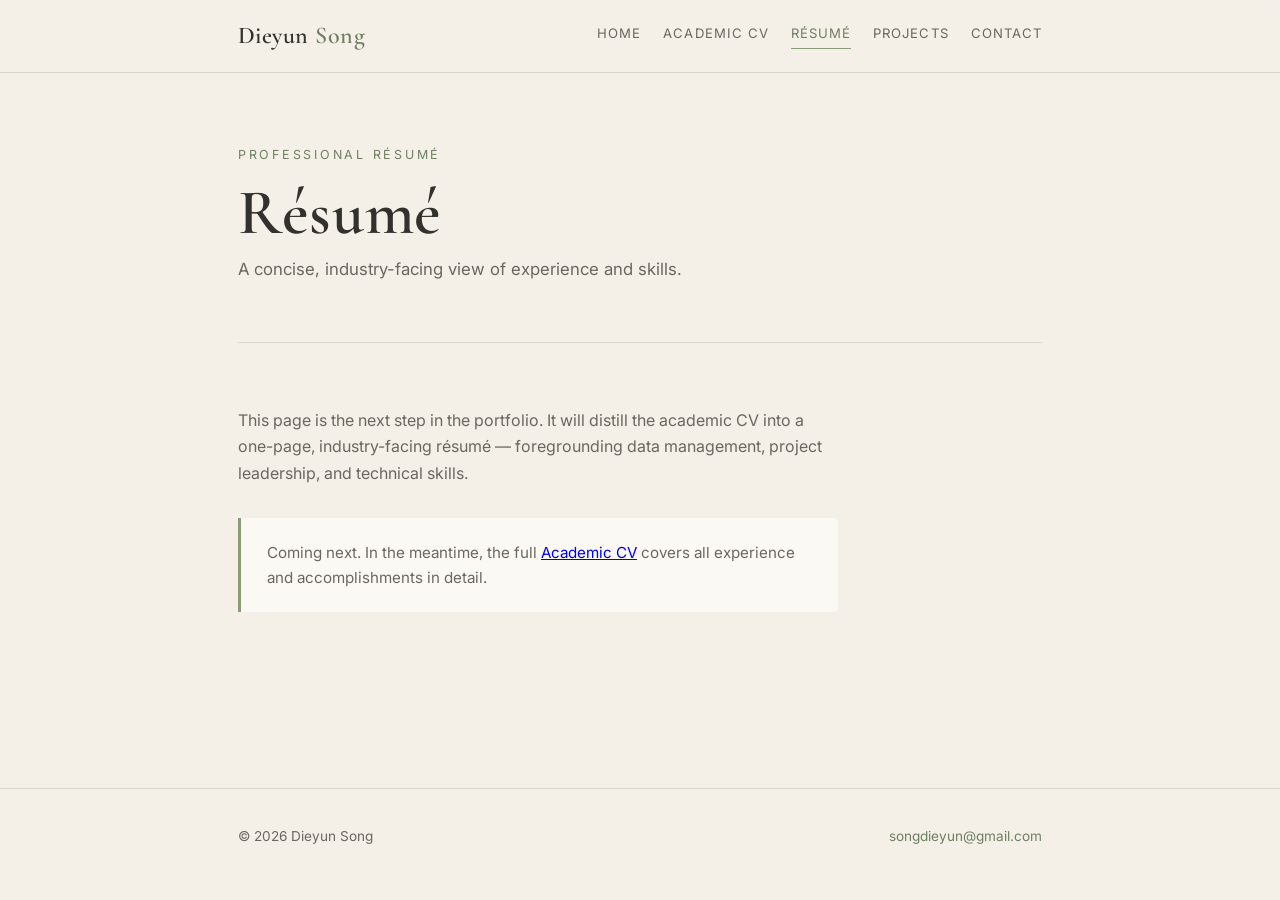
<file: resume.html>
<!DOCTYPE html>
<html lang="en">
<head>
  <meta charset="UTF-8" />
  <meta name="viewport" content="width=device-width, initial-scale=1.0" />
  <title>Résumé — Dieyun Song, PhD</title>
  <meta name="description" content="Professional résumé of Dieyun Song, PhD." />
  <link rel="preconnect" href="https://fonts.googleapis.com" />
  <link rel="preconnect" href="https://fonts.gstatic.com" crossorigin />
  <link href="https://fonts.googleapis.com/css2?family=Cormorant+Garamond:wght@500;600&family=Inter:wght@400;500;600&display=swap" rel="stylesheet" />
  <link rel="stylesheet" href="css/style.css" />
</head>
<body>
  <header class="nav">
    <div class="nav-inner">
      <a class="brand" href="index.html">Dieyun <span>Song</span></a>
      <nav class="nav-links">
        <a href="index.html">Home</a>
        <a href="cv.html">Academic CV</a>
        <a href="resume.html" class="active">Résumé</a>
        <a href="projects.html">Projects</a>
        <a href="contact.html">Contact</a>
      </nav>
    </div>
  </header>

  <div class="wrap">
    <section class="page-head">
      <p class="eyebrow">Professional Résumé</p>
      <h1>Résumé</h1>
      <p class="role">A concise, industry-facing view of experience and skills.</p>
    </section>

    <main>
      <div class="prose">
        <p>This page is the next step in the portfolio. It will distill the academic CV into a one-page, industry-facing résumé — foregrounding data management, project leadership, and technical skills.</p>
        <div class="callout">
          <p>Coming next. In the meantime, the full <a href="cv.html">Academic CV</a> covers all experience and accomplishments in detail.</p>
        </div>
      </div>
    </main>
  </div>

  <footer class="footer">
    <div class="footer-inner">
      <span>© 2026 Dieyun Song</span>
      <span><a href="mailto:songdieyun@gmail.com">songdieyun@gmail.com</a></span>
    </div>
  </footer>
</body>
</html>
</file>
<file: css/style.css>
/* =========================================================
   Dieyun Song — Digital Portfolio
   Palette (3 colors + neutral tints):
     --cream  #f4f0e8  pastel background
     --ink    #33312e  charcoal text
     --sage   #8a9b7a  accent
   ========================================================= */

:root {
  --cream: #f4f0e8;
  --cream-soft: #fbf9f4;
  --ink: #33312e;
  --ink-soft: #6b6760;
  --sage: #8a9b7a;
  --sage-deep: #6f8062;
  --sage-tint: #e7ece0;
  --line: #ddd7cb;

  --serif: "Cormorant Garamond", Georgia, "Times New Roman", serif;
  --sans: "Inter", -apple-system, BlinkMacSystemFont, "Segoe UI", sans-serif;

  --maxw: 860px;
}

* { box-sizing: border-box; }

html { scroll-behavior: smooth; }

body {
  margin: 0;
  background: var(--cream);
  color: var(--ink);
  font-family: var(--sans);
  font-size: 16px;
  line-height: 1.65;
  -webkit-font-smoothing: antialiased;
  text-rendering: optimizeLegibility;
}

/* ---------- Layout ---------- */
.wrap {
  max-width: var(--maxw);
  margin: 0 auto;
  padding: 0 28px;
}

/* ---------- Navigation ---------- */
.nav {
  position: sticky;
  top: 0;
  z-index: 10;
  background: rgba(244, 240, 232, 0.88);
  backdrop-filter: blur(8px);
  border-bottom: 1px solid var(--line);
}
.nav-inner {
  max-width: var(--maxw);
  margin: 0 auto;
  padding: 16px 28px;
  display: flex;
  align-items: center;
  justify-content: space-between;
  gap: 18px;
  flex-wrap: wrap;
}
.brand {
  font-family: var(--serif);
  font-size: 1.5rem;
  font-weight: 600;
  letter-spacing: 0.02em;
  color: var(--ink);
  text-decoration: none;
  white-space: nowrap;
}
.brand span { color: var(--sage-deep); }
.nav-links {
  display: flex;
  gap: 22px;
  flex-wrap: wrap;
}
.nav-links a {
  font-size: 0.82rem;
  letter-spacing: 0.08em;
  text-transform: uppercase;
  color: var(--ink-soft);
  text-decoration: none;
  padding-bottom: 3px;
  border-bottom: 1.5px solid transparent;
  transition: color 0.2s ease, border-color 0.2s ease;
}
.nav-links a:hover { color: var(--ink); }
.nav-links a.active {
  color: var(--sage-deep);
  border-bottom-color: var(--sage);
}

/* ---------- Page header ---------- */
.page-head {
  padding: 72px 0 40px;
  border-bottom: 1px solid var(--line);
}
.page-head .eyebrow {
  font-size: 0.78rem;
  letter-spacing: 0.22em;
  text-transform: uppercase;
  color: var(--sage-deep);
  margin: 0 0 14px;
}
.page-head h1 {
  font-family: var(--serif);
  font-weight: 600;
  font-size: clamp(2.6rem, 6vw, 4rem);
  line-height: 1.05;
  margin: 0 0 10px;
  letter-spacing: 0.01em;
}
.page-head .role {
  font-size: 1.05rem;
  color: var(--ink-soft);
  margin: 0 0 18px;
}
.contact-line {
  font-size: 0.9rem;
  color: var(--ink-soft);
  display: flex;
  flex-wrap: wrap;
  gap: 6px 16px;
}
.contact-line a { color: var(--sage-deep); text-decoration: none; }
.contact-line a:hover { text-decoration: underline; }

/* ---------- CV sections ---------- */
main { padding-bottom: 96px; }

.section {
  padding: 44px 0 8px;
  border-bottom: 1px solid var(--line);
}
.section:last-of-type { border-bottom: none; }
.section h2 {
  font-family: var(--serif);
  font-size: 1.7rem;
  font-weight: 600;
  margin: 0 0 26px;
  letter-spacing: 0.01em;
  display: flex;
  align-items: baseline;
  gap: 14px;
}
.section h2::before {
  content: "";
  display: inline-block;
  width: 26px;
  height: 2px;
  background: var(--sage);
  transform: translateY(-6px);
}
.section h3 {
  font-size: 0.78rem;
  letter-spacing: 0.14em;
  text-transform: uppercase;
  color: var(--sage-deep);
  margin: 28px 0 14px;
  font-weight: 600;
}

/* Entry: year + content two-column */
.entry {
  display: grid;
  grid-template-columns: 92px 1fr;
  gap: 4px 22px;
  margin-bottom: 22px;
}
.entry .when {
  font-size: 0.82rem;
  color: var(--sage-deep);
  font-weight: 600;
  letter-spacing: 0.03em;
  padding-top: 2px;
}
.entry .what .title {
  font-weight: 600;
  color: var(--ink);
}
.entry .what .meta {
  color: var(--ink-soft);
  font-size: 0.95rem;
}
.entry .what .sub {
  color: var(--ink-soft);
  font-size: 0.9rem;
  font-style: italic;
}

/* Reference / publication list */
.reflist {
  list-style: none;
  margin: 0 0 8px;
  padding: 0;
}
.reflist li {
  position: relative;
  padding-left: 20px;
  margin-bottom: 16px;
  font-size: 0.96rem;
}
.reflist li::before {
  content: "";
  position: absolute;
  left: 0;
  top: 11px;
  width: 7px;
  height: 7px;
  background: var(--sage);
  border-radius: 50%;
}
.reflist li em { color: var(--ink); font-style: italic; }
.reflist a { color: var(--sage-deep); text-decoration: none; word-break: break-word; }
.reflist a:hover { text-decoration: underline; }
.reflist .note { color: var(--ink-soft); font-size: 0.85rem; }

/* Experience block (richer entries with bullets) */
.exp { margin-bottom: 34px; }
.exp .exp-head {
  display: flex;
  flex-wrap: wrap;
  justify-content: space-between;
  align-items: baseline;
  gap: 4px 16px;
  margin-bottom: 4px;
}
.exp .exp-head .org { font-family: var(--serif); font-size: 1.25rem; font-weight: 600; }
.exp .exp-head .place { font-size: 0.85rem; color: var(--ink-soft); }
.exp .exp-role {
  display: flex;
  flex-wrap: wrap;
  justify-content: space-between;
  gap: 4px 16px;
  margin-bottom: 6px;
}
.exp .exp-role .role { font-style: italic; color: var(--sage-deep); }
.exp .exp-role .when { font-size: 0.82rem; color: var(--ink-soft); font-weight: 600; }
.exp .blurb { color: var(--ink-soft); font-size: 0.93rem; margin: 0 0 10px; }
.exp ul { margin: 0; padding-left: 20px; }
.exp ul li { margin-bottom: 8px; font-size: 0.95rem; }
.exp ul li::marker { color: var(--sage); }

/* Skills */
.skills-grid { display: grid; gap: 22px; }
.skill-row .label {
  font-size: 0.78rem;
  letter-spacing: 0.12em;
  text-transform: uppercase;
  color: var(--sage-deep);
  font-weight: 600;
  margin-bottom: 10px;
}
.tags { display: flex; flex-wrap: wrap; gap: 8px; }
.tag {
  background: var(--sage-tint);
  color: var(--ink);
  font-size: 0.83rem;
  padding: 5px 13px;
  border-radius: 999px;
  border: 1px solid var(--line);
}

/* ---------- Home / hero ---------- */
.hero {
  padding: 96px 0 72px;
  border-bottom: 1px solid var(--line);
}
.hero .eyebrow {
  font-size: 0.8rem;
  letter-spacing: 0.22em;
  text-transform: uppercase;
  color: var(--sage-deep);
  margin: 0 0 18px;
}
.hero h1 {
  font-family: var(--serif);
  font-weight: 600;
  font-size: clamp(2.8rem, 8vw, 5rem);
  line-height: 1.02;
  margin: 0 0 22px;
  letter-spacing: 0.01em;
}
.hero p.lead {
  font-size: 1.15rem;
  color: var(--ink-soft);
  max-width: 56ch;
  margin: 0 0 32px;
}
.btn-row { display: flex; flex-wrap: wrap; gap: 14px; }
.btn {
  display: inline-block;
  font-size: 0.82rem;
  letter-spacing: 0.08em;
  text-transform: uppercase;
  text-decoration: none;
  padding: 13px 26px;
  border-radius: 2px;
  transition: all 0.2s ease;
}
.btn-primary { background: var(--sage); color: #fff; }
.btn-primary:hover { background: var(--sage-deep); }
.btn-ghost { color: var(--ink); border: 1.5px solid var(--line); }
.btn-ghost:hover { border-color: var(--sage); color: var(--sage-deep); }

/* Card grid for home highlights */
.cards {
  display: grid;
  grid-template-columns: repeat(auto-fit, minmax(220px, 1fr));
  gap: 24px;
  padding: 56px 0;
}
.card {
  background: var(--cream-soft);
  border: 1px solid var(--line);
  border-radius: 4px;
  padding: 28px 24px;
  text-decoration: none;
  color: var(--ink);
  transition: transform 0.2s ease, box-shadow 0.2s ease;
  display: block;
}
.card:hover { transform: translateY(-3px); box-shadow: 0 10px 30px rgba(51,49,46,0.07); }
.card .num {
  font-family: var(--serif);
  font-size: 1.6rem;
  color: var(--sage);
  display: block;
  margin-bottom: 8px;
}
.card h3 { font-family: var(--serif); font-size: 1.35rem; margin: 0 0 8px; font-weight: 600; }
.card p { margin: 0; font-size: 0.92rem; color: var(--ink-soft); }

/* Generic prose / stub pages */
.prose { padding: 48px 0; max-width: 60ch; }
.prose p { color: var(--ink-soft); }
.callout {
  margin: 32px 0;
  padding: 22px 26px;
  background: var(--cream-soft);
  border-left: 3px solid var(--sage);
  border-radius: 0 4px 4px 0;
}
.callout p { margin: 0; color: var(--ink-soft); font-size: 0.95rem; }

/* ---------- Footer ---------- */
.footer {
  border-top: 1px solid var(--line);
  padding: 36px 0;
  font-size: 0.85rem;
  color: var(--ink-soft);
}
.footer .footer-inner {
  max-width: var(--maxw);
  margin: 0 auto;
  padding: 0 28px;
  display: flex;
  flex-wrap: wrap;
  justify-content: space-between;
  gap: 12px;
}
.footer a { color: var(--sage-deep); text-decoration: none; }
.footer a:hover { text-decoration: underline; }

/* ---------- Responsive ---------- */
@media (max-width: 600px) {
  .entry { grid-template-columns: 1fr; gap: 2px; }
  .entry .when { padding-top: 0; }
  .nav-inner { padding: 14px 20px; }
  .wrap { padding: 0 20px; }
  .page-head { padding: 48px 0 32px; }
}

@media print {
  .nav, .footer, .btn-row { display: none; }
  body { background: #fff; font-size: 11pt; }
  .section { page-break-inside: avoid; }
}
</file>
